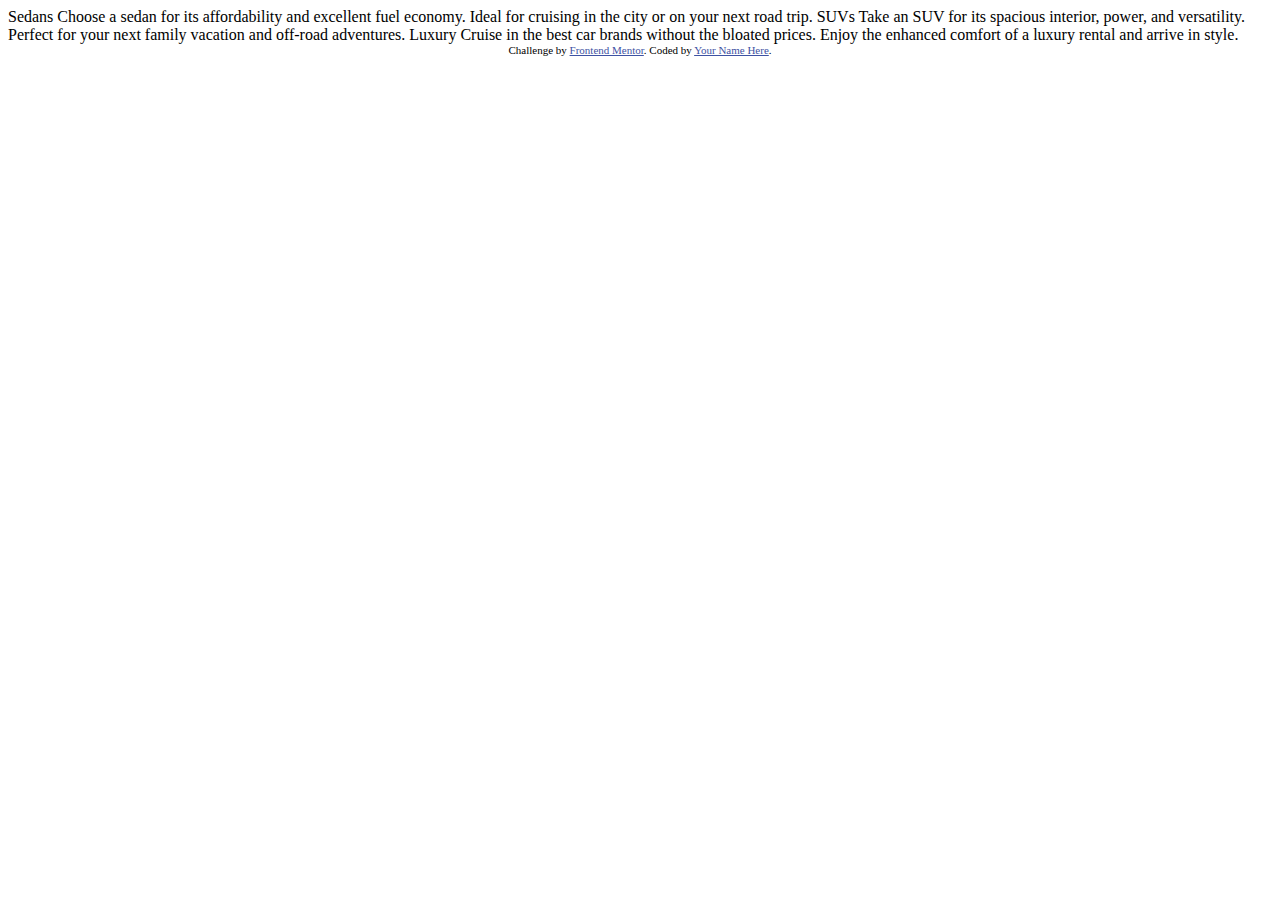
<file: 3-column-preview-card-component-main/index.html>
<!DOCTYPE html>
<html lang="en">
<head>
  <meta charset="UTF-8">
  <meta name="viewport" content="width=device-width, initial-scale=1.0"> <!-- displays site properly based on user's device -->

  <link rel="icon" type="image/png" sizes="32x32" href="./images/favicon-32x32.png">
  
  <title>Frontend Mentor | 3-column preview card component</title>

  <!-- Feel free to remove these styles or customise in your own stylesheet 👍 -->
  <style>
    .attribution { font-size: 11px; text-align: center; }
    .attribution a { color: hsl(228, 45%, 44%); }
  </style>
</head>
<body>
  
  Sedans
  Choose a sedan for its affordability and excellent fuel economy. Ideal for cruising in the city 
  or on your next road trip.

  SUVs
  Take an SUV for its spacious interior, power, and versatility. Perfect for your next family vacation 
  and off-road adventures.

  Luxury
  Cruise in the best car brands without the bloated prices. Enjoy the enhanced comfort of a luxury 
  rental and arrive in style.
  
  <div class="attribution">
    Challenge by <a href="https://www.frontendmentor.io?ref=challenge" target="_blank">Frontend Mentor</a>. 
    Coded by <a href="#">Your Name Here</a>.
  </div>
</body>
</html>
</file>
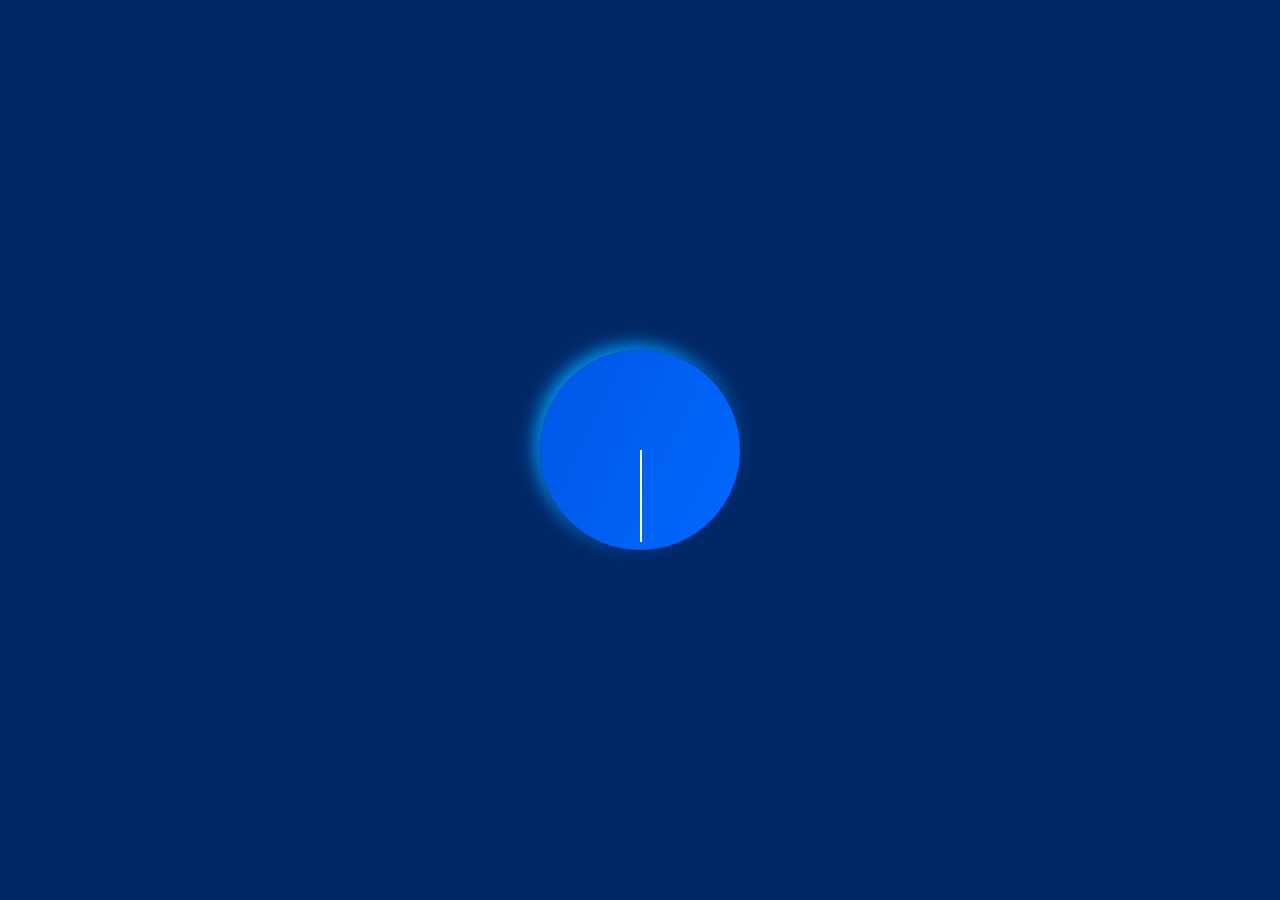
<file: CLOCK/index.html>
<!DOCTYPE html>
<html lang="en">
<head>
    <meta charset="UTF-8">
    <meta http-equiv="X-UA-Compatible" content="IE=edge">
    <meta name="viewport" content="width=device-width, initial-scale=1.0">
    <link rel="stylesheet" href="style.css">
    <title>Document</title>
</head>
<body>
    <div class="container">
        <div class="clock"></div>
    </div>
    
</body>
</html>
</file>
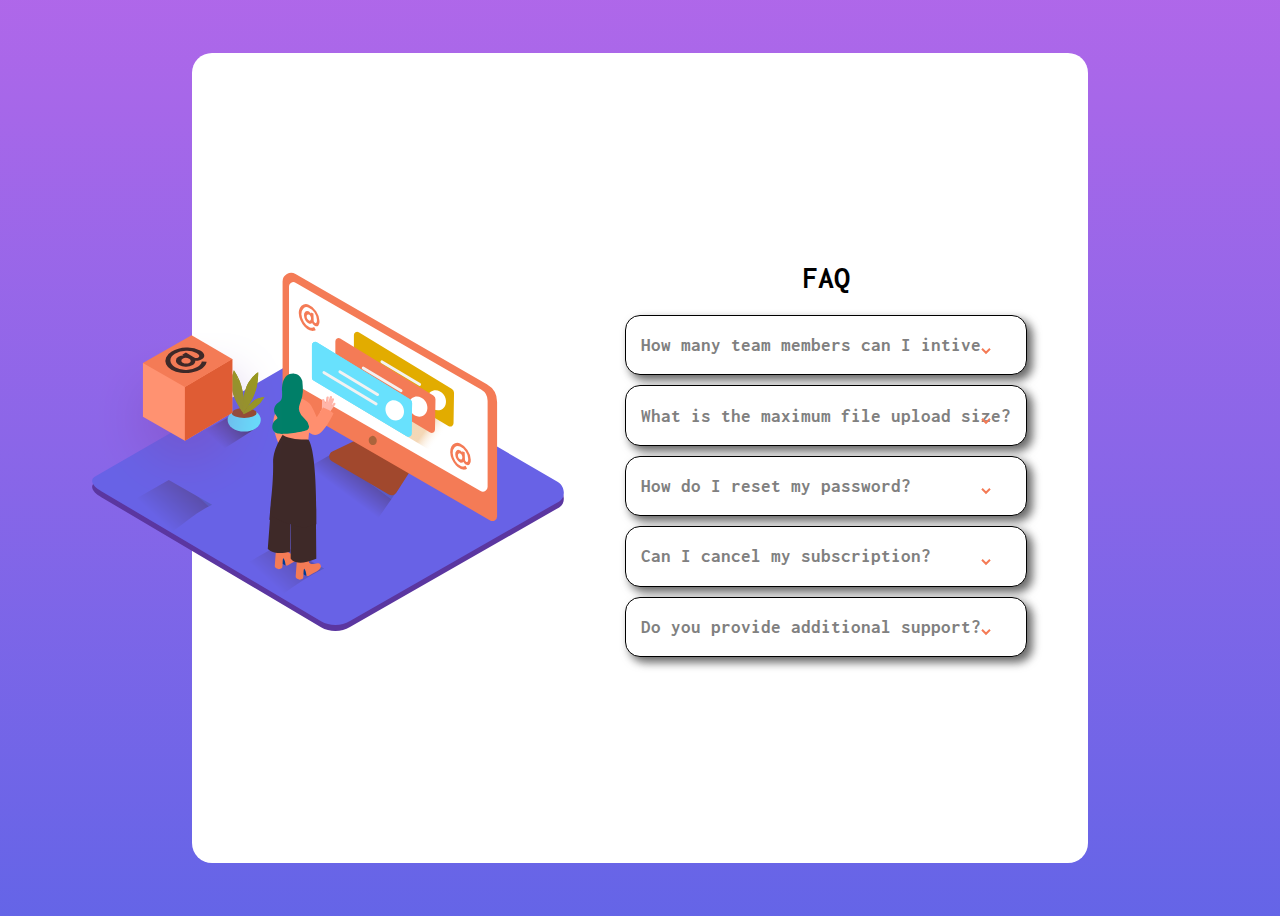
<file: faq-accordion-card-main/index.html>
<!DOCTYPE html>
<html lang="en">
  <head>
    <meta charset="UTF-8" />
    <meta http-equiv="X-UA-Compatible" content="IE=edge" />
    <meta name="viewport" content="width=device-width, initial-scale=1.0" />
    <title>Faq</title>
    <link rel="stylesheet" href="style.css" />
  </head>
  <body>
    <main class="container" id="main">
      <div class="image-content" id="images">
        <img
          class="box-image"
          src="./images/illustration-box-desktop.svg"
          alt="box"
        />
        <img
          class="woman-image"
          src="./images/illustration-woman-online-desktop.svg"
          alt="women"
        />
      </div>
      <div class="faq-content">
        <h1>FAQ</h1>
        <div class="faq-item">
          <h3 class="title">How many team members can I intive</h3>
          <p class="description">
            You can invite up to 2 additional users on the Free plan. There is
            no limit on team members for the Premium plan.
          </p>
          <button class="btn-faq">
            <img src="./images/icon-arrow-down.svg" alt="arrow-down" />
          </button>
        </div>
        <div class="faq-item">
          <h3 class="title">What is the maximum file upload size?</h3>
          <p class="description">
            No more than 2GB. All files in your account must fit your allotted
            storage space.
          </p>
          <button class="btn-faq">
            <img src="./images/icon-arrow-down.svg" alt="arrow-down" />
          </button>
        </div>
        <div class="faq-item">
          <h3 class="title">How do I reset my password?</h3>
          <p class="description">
            Click “Forgot password” from the login page or “Change password”
            from your profile page. A reset link will be emailed to you.
          </p>
          <button class="btn-faq">
            <img src="./images/icon-arrow-down.svg" alt="arrow-down" />
          </button>
        </div>
        <div class="faq-item">
          <h3 class="title">Can I cancel my subscription?</h3>
          <p class="description">
            Yes! Send us a message and we’ll process your request no questions
            asked.
          </p>
          <button class="btn-faq">
            <img src="./images/icon-arrow-down.svg" alt="arrow-down" />
          </button>
        </div>
        <div class="faq-item">
          <h3 class="title">Do you provide additional support?</h3>
          <p class="description">
            Chat and email support is available 24/7. Phone lines are open
            during normal business hours
          </p>
          <button class="btn-faq">
            <img src="./images/icon-arrow-down.svg" alt="arrow-down" />
          </button>
        </div>
      </div>
    </main>
    <script src="app.js"></script>
  </body>
</html>
</file>
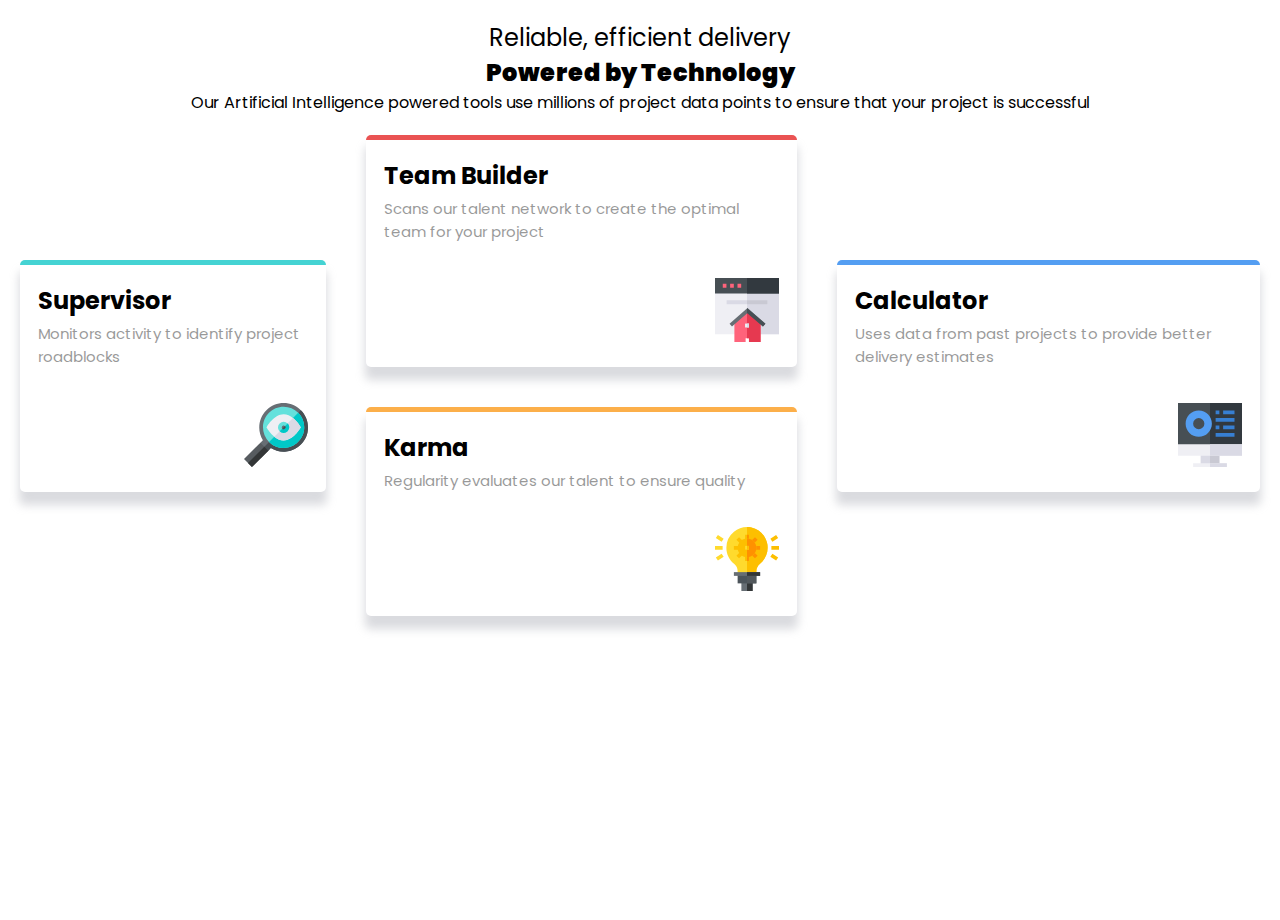
<file: four-card/index.html>
<!DOCTYPE html>
<html lang="en">
<head>
  <meta charset="UTF-8">
  <meta name="viewport" content="width=device-width, initial-scale=1.0"> 
  <link rel="stylesheet" href="style.css">
  <title>Four card feature section</title>

</head>
<body>
  <div class="content">
    <div class="top">
      <h2>Reliable, efficient delivery</h2>
        <h2>Powered by Technology</h2>
        <p>Our Artificial Intelligence powered tools use millions of    project data points 
        to ensure that your project is successful</p>
    </div>
    <div class="container">
      <div class="Supervisor box">
        <h3>Supervisor</h3>
        <p>Monitors activity to identify project roadblocks</p>
        <div class="image"><img src="./images/icon-supervisor.svg" alt="Supervisor" width="64" height="64"></div>
      </div>
      <div class="both">
        <div class="team box">
          <h3>Team Builder</h3>
          <p>Scans our talent network to create the optimal team for your project</p>
          <div class="image"><img src="./images/icon-team-builder.svg" alt="Team Builder"></div>
        </div>
        <div class="karma box">
          <h3>Karma</h3>
          <p>Regularity evaluates our talent to ensure quality</p>
          <div class="image"><img src="./images/icon-karma.svg" alt="Karma"></div>
        </div>
      </div>
      <div class="Calculator box">
        <h3>Calculator</h3>
        <p>Uses data from past projects to provide better delivery estimates</p>
        <div class="image"><img src="./images/icon-calculator.svg" alt="Calculator"></div>
      </div>
    </div>
  </div>
</body>
</html>
</file>
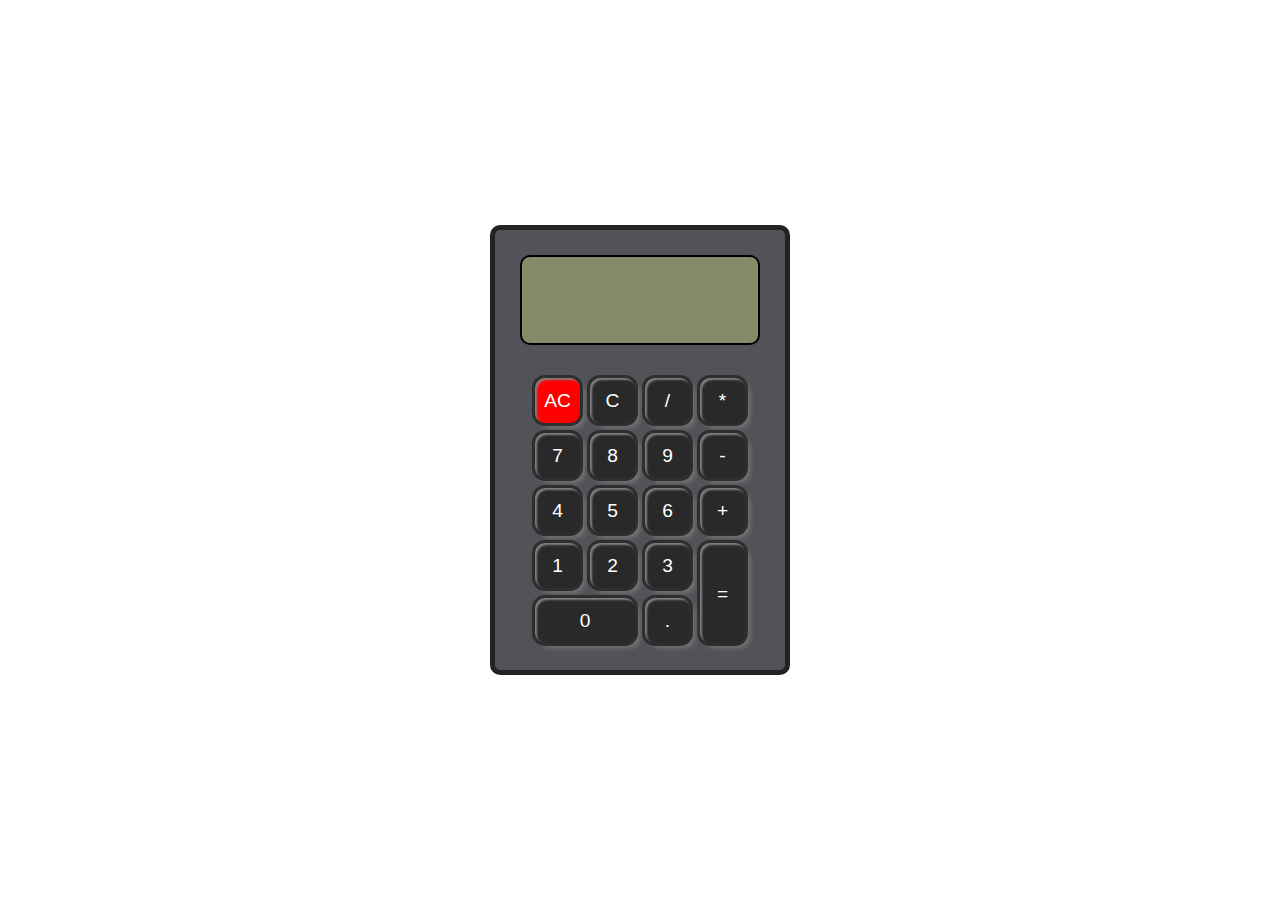
<file: hesapMakinesi/index.html>
<!DOCTYPE html>
<html lang="en">
<head>
    <meta charset="UTF-8">
    <meta http-equiv="X-UA-Compatible" content="IE=edge">
    <meta name="viewport" content="width=device-width, initial-scale=1.0">
    <title>Calculator</title>
    <link rel="stylesheet" href="style.css">
</head>
<body>
    <div class="calculator">
        <div class="screen">
            <div id="result"></div>
            <div id="operation"></div>
        </div>

        <div class="buttons">

            <div class="btn btn-ac" onclick="document.getElementById('result').innerHTML = '' ">AC</div>
            <div class="btn" onclick="document.getElementById('operation').innerHTML = '' ">C</div>
            <div class="btn" onclick="document.getElementById('operation').innerHTML += '/' ">/</div>
            <div class="btn" onclick="document.getElementById('operation').innerHTML += '*' ">*</div>
            <div class="btn" onclick="document.getElementById('operation').innerHTML += '7' ">7</div>
            <div class="btn" onclick="document.getElementById('operation').innerHTML += '8' ">8</div>
            <div class="btn" onclick="document.getElementById('operation').innerHTML += '9' ">9</div>
            <div class="btn" onclick="document.getElementById('operation').innerHTML += '-' ">-</div>
            <div class="btn" onclick="document.getElementById('operation').innerHTML += '4' ">4</div>
            <div class="btn" onclick="document.getElementById('operation').innerHTML += '5' ">5</div>
            <div class="btn" onclick="document.getElementById('operation').innerHTML += '6' ">6</div>
            <div class="btn" onclick="document.getElementById('operation').innerHTML += '+' ">+</div>
            <div class="btn" onclick="document.getElementById('operation').innerHTML += '1' ">1</div>
            <div class="btn" onclick="document.getElementById('operation').innerHTML += '2' ">2</div>
            <div class="btn" onclick="document.getElementById('operation').innerHTML += '3' ">3</div>
            <div class="btn btn-result" onclick="myFunction()">=</div>
            <div class="btn btn-0" onclick="document.getElementById('operation').innerHTML += '0' ">0</div>
            <div class="btn" onclick="document.getElementById('operation').innerHTML += '.' ">.</div>

        </div>

    </div>

    <script>

        function myFunction(){

            let x = eval(document.getElementById('operation').innerHTML);

            document.getElementById('result').innerHTML = x.toFixed(5);


        }




    </script>
    
</body>
</html>
</file>
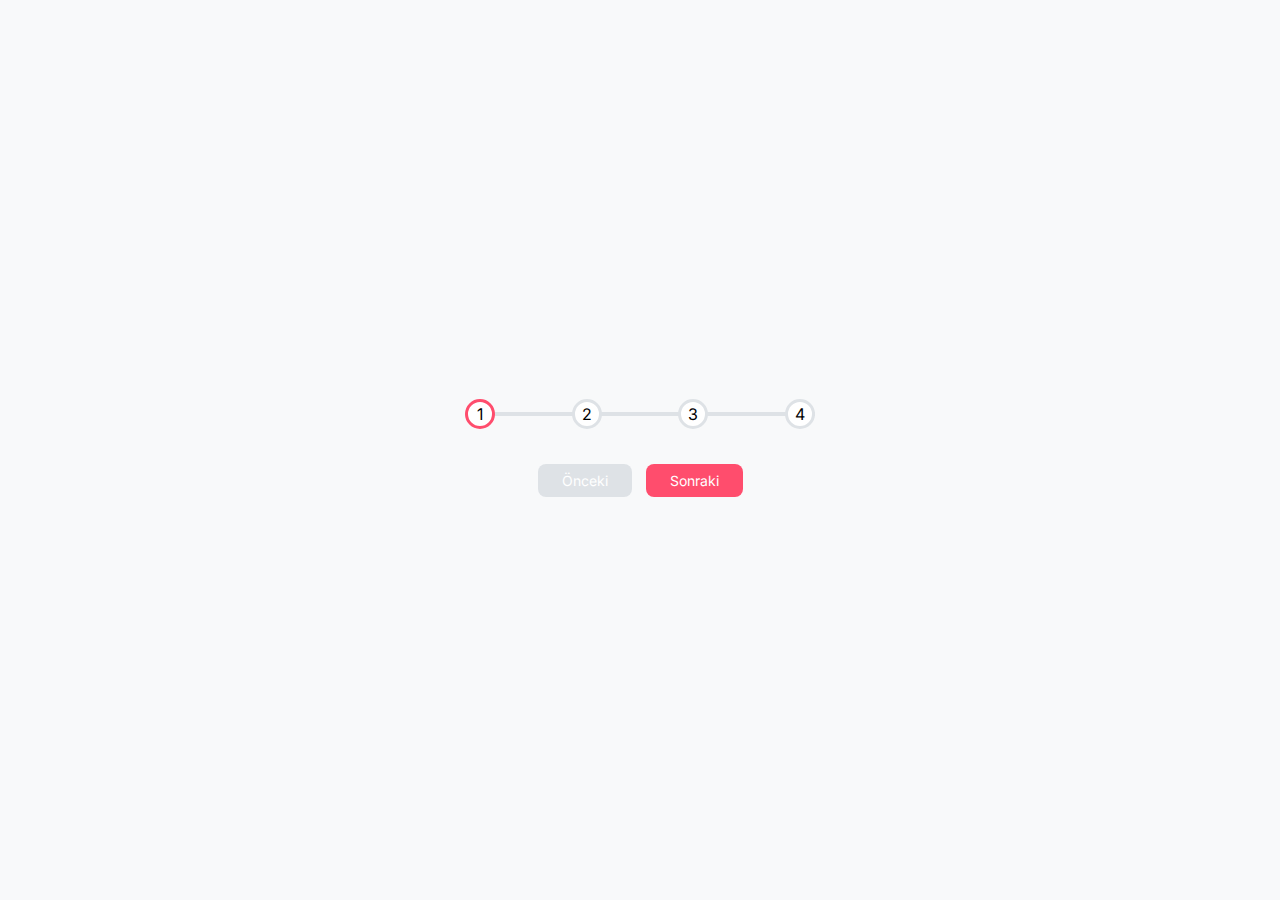
<file: İlerlemeAdımları/index.html>
<!DOCTYPE html>
<html lang="en">
<head>
    <meta charset="UTF-8">
    <meta http-equiv="X-UA-Compatible" content="IE=edge">
    <meta name="viewport" content="width=device-width, initial-scale=1.0"> 
    <link rel="stylesheet" href="style.css">
    <title>Progress Steps</title>
</head>
<body>

    <div class="container">
        <div class="progress-container">
            <div class="progress" id="progress"></div>
            <div class="circle active">1</div>
            <div class="circle">2</div>
            <div class="circle">3</div>
            <div class="circle">4</div>
        </div>
        <button class="btn" id="prev" disabled>Önceki</button>
        <button class="btn" id="next">Sonraki</button>
    </div>

    <script src="app.js"></script>
</body>
</html>
</file>
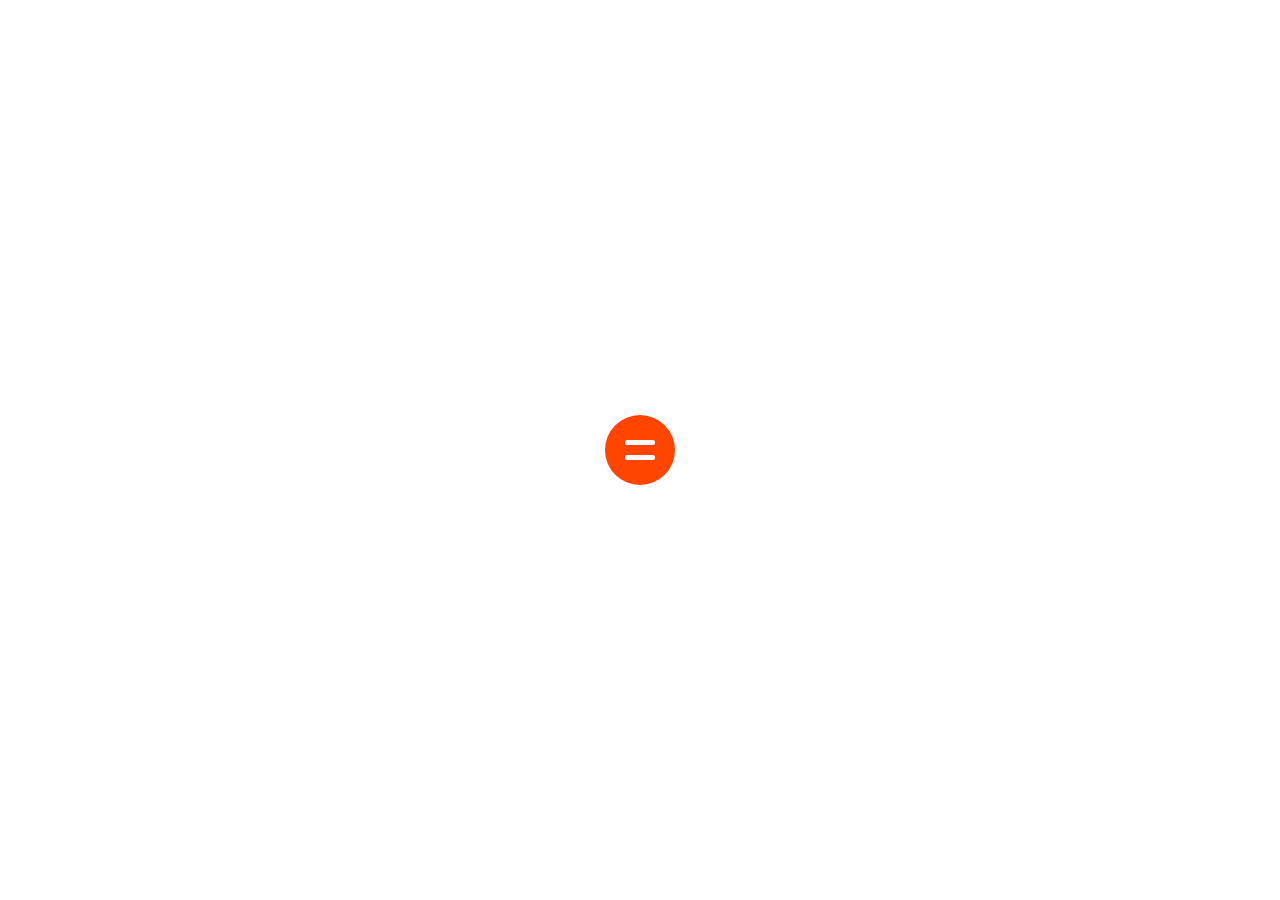
<file: navbar/index.html>
<!DOCTYPE html>
<html lang="en">
<head>
    <meta charset="UTF-8">
    <meta http-equiv="X-UA-Compatible" content="IE=edge">
    <meta name="viewport" content="width=device-width, initial-scale=1.0">
    <title>Document</title>
    <link rel="stylesheet" href="style.css">
</head>
<body>
    <div class="container">
        <input type="checkbox">
        <span></span>
        <span></span>
        <ul>
            <li>PYTHON</li>
            <li>JS</li>
            <li>HTML</li>
            <li>CSS</li>
            <li>REACT</li>
        </ul>
    </div>

</body>
</html>
</file>
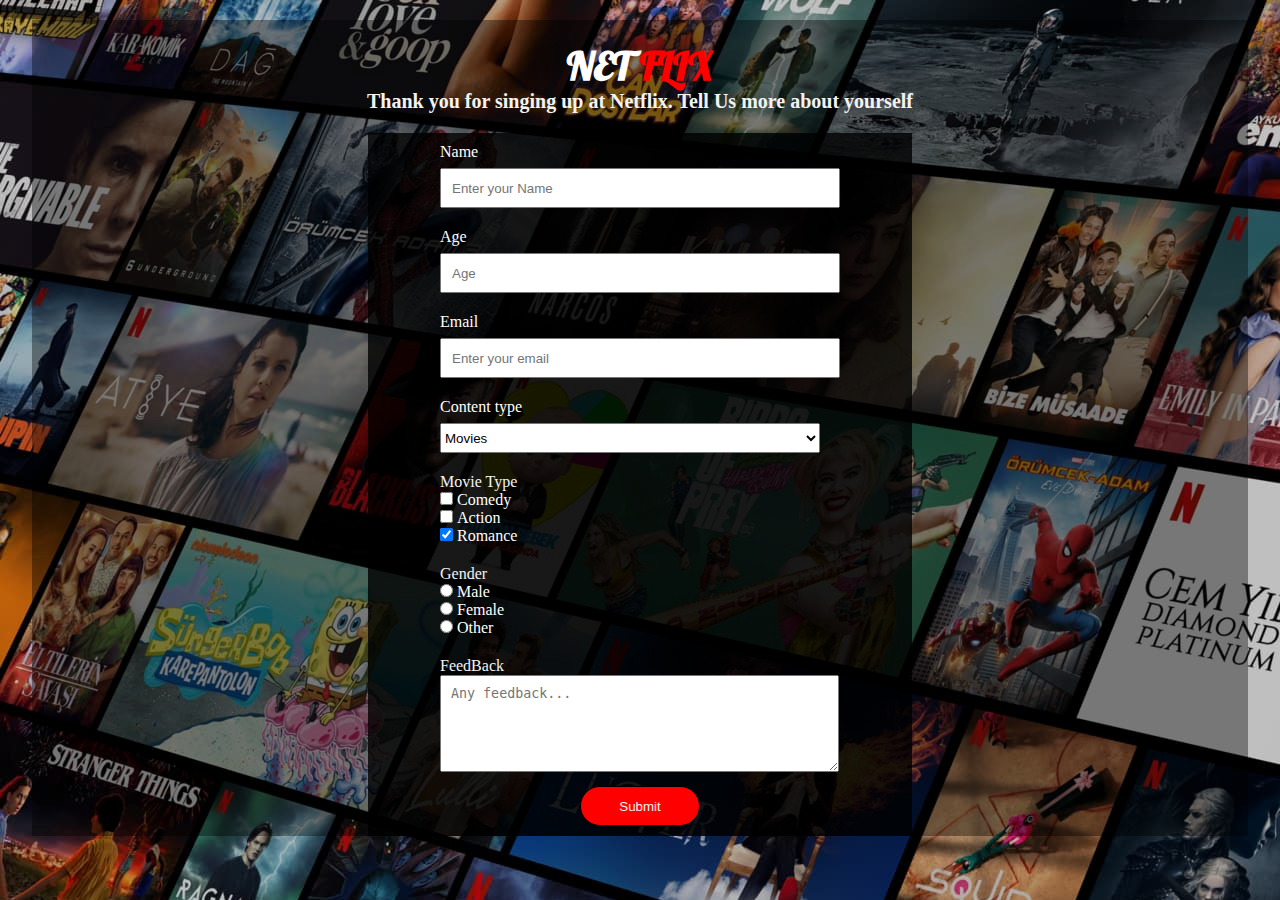
<file: netflix_project/index.html>
<!DOCTYPE html>
<html lang="en">
  <head>
    <meta charset="UTF-8" />
    <meta http-equiv="X-UA-Compatible" content="IE=edge" />
    <meta name="viewport" content="width=device-width, initial-scale=1.0" />
    <title>Netflix</title>
    <link rel="stylesheet" href="style.css" />
  </head>
  <body>
    <div class="container">
      <div class="head-class">
        <h1>NET <span>FLIX</span></h1>
        <p>Thank you for singing up at Netflix. Tell Us more about yourself</p>
      </div>
      <div class="survey-form">
        <form id="survey-form" action="#">
          <div id="name" class="info">
            <label for="name">Name</label>
            <input
              class="input"
              type="text"
              id="name"
              placeholder="Enter your Name "
              required
            />
          </div>
          <div id="age" class="info">
            <label for="age">Age</label>
            <input class="input" type="number" id="age" placeholder="Age "
            required / min="10" max="70">
          </div>
          <div id="email" class="info">
            <label for="Email">Email</label>
            <input
              class="input"
              type="email"
              id="Email"
              placeholder="Enter your email "
              required
            />
          </div>
          <div id="content-box" class="info">
            <label for="content">Content type</label>
            <select class="input" name="content" id="content">
              <option value="Movies">Movies</option>
              <option value="Series">Series</option>
              <option value="Games">Games</option>
              <option value="Cartoon">Cartoon</option>
            </select>
          </div>
          <div id="movie-box" class="info">
            <p>Movie Type</p>
            <div>
              <input type="checkbox" name="movie" id="comedy" />
              <label class="bir" for="comedy">Comedy</label>
            </div>
            <div>
              <input type="checkbox" name="movie" id="action" />
              <label class="bir" for="action">Action</label>
            </div>
            <div>
              <input type="checkbox" name="movie" id="romance" checked />
              <label class="bir" for="romance">Romance</label>
            </div>
          </div>
          <div id="gender-box" class="info">
            <p>Gender</p>
            <div>
              <input type="radio" id="male" value="male" name="gen" />
              <label class="bir" for="male">Male</label>
            </div>
            <div>
              <input type="radio" id="female" value="female" name="gen" />
              <label class="bir" for="female">Female</label>
            </div>
            <div>
              <input type="radio" id="other" value="other" name="gen" />
              <label class="bir" for="other">Other</label>
            </div>
          </div>
          <div id="feedback" class="info">
            <p>FeedBack</p>
            <textarea
              name=""
              id="arena"
              cols="45"
              rows="5"
              placeholder="Any feedback..."
            ></textarea>
          </div>
          <div class="button">
            <button class="btn" type="submit">Submit</button>
          </div>
        </form>
      </div>
    </div>
  </body>
</html>
</file>
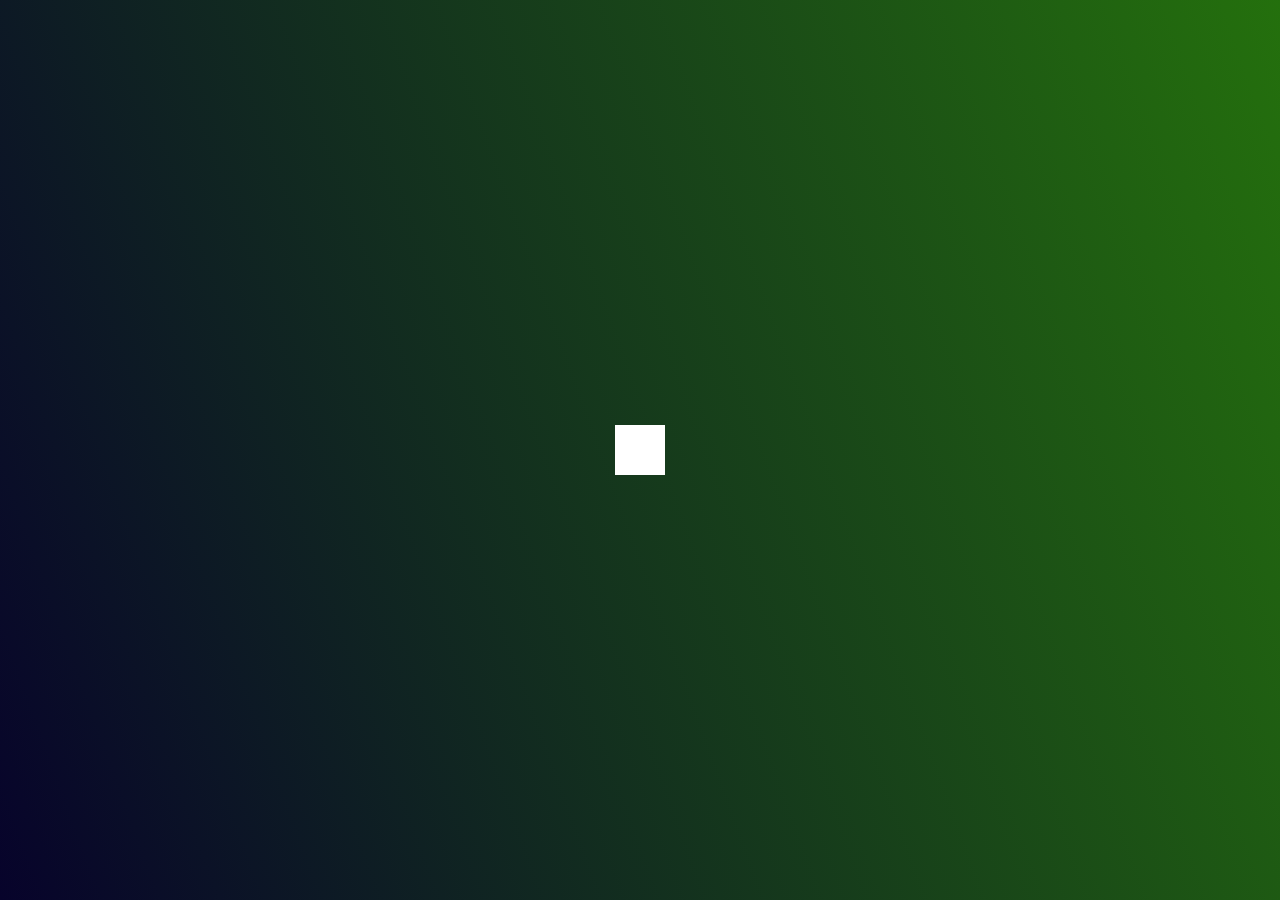
<file: Searchİnput/index.html>
<!DOCTYPE html>
<html lang="en">
  <head>
    <meta charset="UTF-8" />
    <meta http-equiv="X-UA-Compatible" content="IE=edge" />
    <meta name="viewport" content="width=device-width, initial-scale=1.0" />
    <link
      rel="stylesheet"
      href="https://cdnjs.cloudflare.com/ajax/libs/font-awesome/6.1.1/css/all.min.css"
      integrity="sha512-KfkfwYDsLkIlwQp6LFnl8zNdLGxu9YAA1QvwINks4PhcElQSvqcyVLLD9aMhXd13uQjoXtEKNosOWaZqXgel0g=="
      crossorigin="anonymous"
      referrerpolicy="no-referrer"
    />
    <link rel="stylesheet" href="style.css" />
    <title>Hidden Search</title>
  </head>
  <body>
    <div class="search">
      <!--Active-->
      <input class="input" type="text" placeholder="Hızlı Arama..." />
      <button class="btn">
        <i class="fa-brands fa-searchengin"></i>
      </button>
    </div>

    <script src="app.js"></script>
  </body>
</html>
</file>
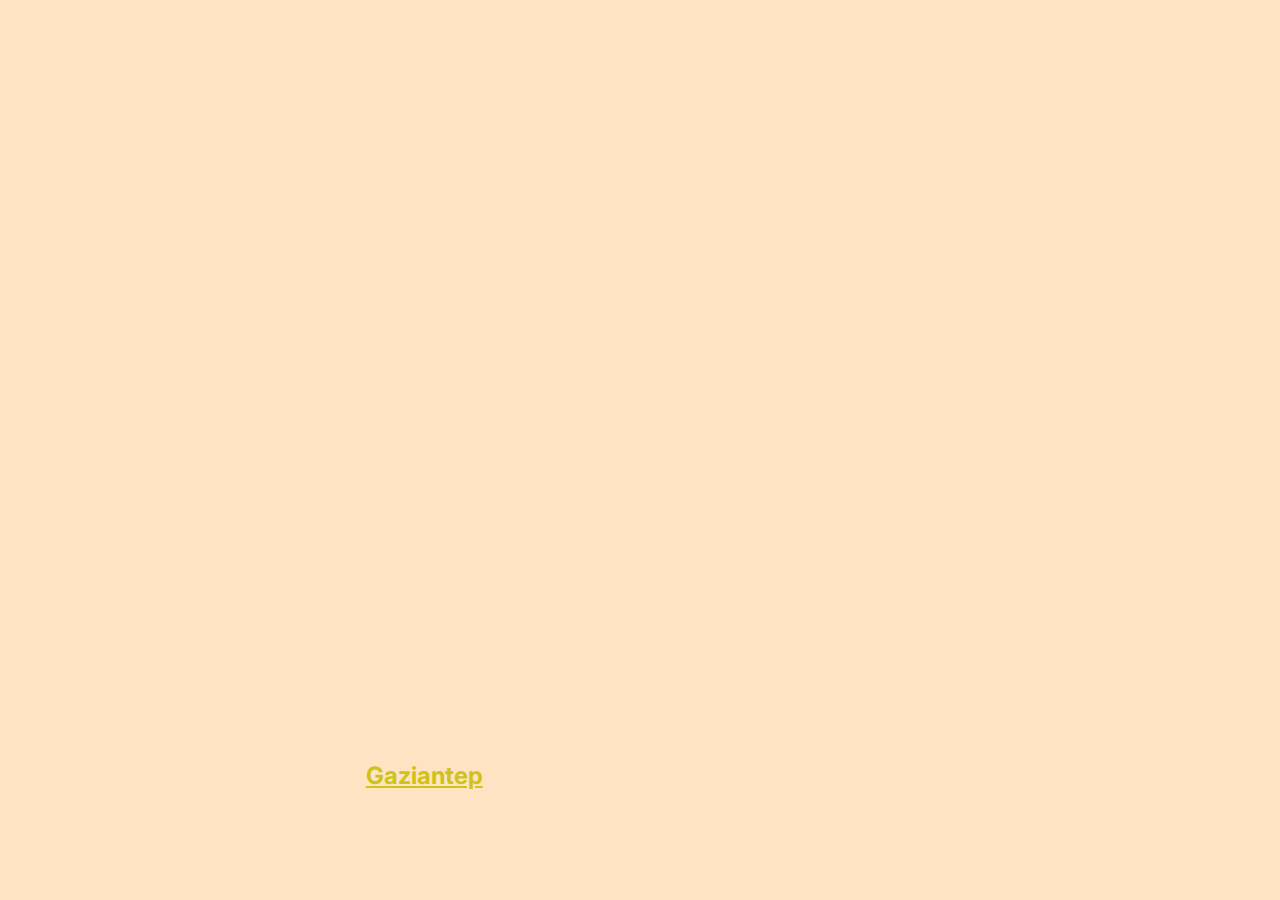
<file: SehirTanitim/index.html>
<!DOCTYPE html>
<html lang="en">
<head>
    <meta charset="UTF-8">
    <meta http-equiv="X-UA-Compatible" content="IE=edge">
    <meta name="viewport" content="width=device-width, initial-scale=1.0">
    <link rel="stylesheet" href="style.css">
    <title>Expanding Cards</title>
</head>
<body>

    <div class="container">
        <div class="panel active" style="background-image: url('https://www.gaziantep.bel.tr/uploads/2020/05/slider01_w1920_op.webp');">
            <h3>Gaziantep</h3>
        </div>
        <div class="panel" style="background-image: url('https://www.pamukkale.com.tr/images/sehirler/bursa-1.jpg');">
            <h3>Bursa</h3>
        </div>
        <div class="panel" style="background-image: url('https://imgs.platinonline.com/Documents/Platin/images/2021/03/17/17032021161593842413f89c43.jpg')">
            <h3>Mardin</h3>
        </div>
        <div class="panel" style="background-image: url('https://imgrosetta.mynet.com.tr/file/12982460/12982460-640x380.png'); ">
            <h3>İzmir   </h3>
        </div>
        <div class="panel" style="background-image: url('https://idsb.tmgrup.com.tr/ly/uploads/images/2020/04/17/thumbs/800x531/31299.jpg')">
            <h3>İstanbul</h3>
        </div>
        <div class="panel" style="background-image: url('https://staticb.yolcu360.com/blog/wp-content/uploads/2019/09/05123820/kars.jpg')">
            <h3>Kars</h3>
        </div>
        <div class="panel" style="background-image: url('https://img-s2.onedio.com/id-61e6f1493ae9fff052852af1/rev-0/w-620/f-jpg/s-d46b5754e307135142fb5fbcd44c22d42dd0a8f5.jpg')">
            <h3>Diyarbakır</h3>
        </div>
        <div class="panel" style="background-image: url('https://im.haberturk.com/2021/06/22/ver1624361235/3111775_810x458.jpg')">
            <h3>Trabzon</h3>
        </div>
    </div>

    <script src="app.js"></script>
</body>
</html>
</file>
<file: CLOCK/style.css>
*{
    margin: 0;
    padding: 0;
    box-sizing: border-box;
}

.container{
    display: flex;
    height: 100vh;
    background-color: #002766;
}
.clock{
    margin: auto;
    height: 200px;
    width: 200px;
    border-radius: 50%;
    background:linear-gradient(115deg,#0057e6,#0068ff);
    box-shadow: 5px 5px 8px #002766,
    -5px -5px 18px #009bff;
    position: relative;
}
.clock::before{
    content: "" ;
    position: absolute;
    height: calc(50% - 10px);
    top: 50%;
    left: 50%;
    border: 1px solid #fff;
    transform-origin: 100% 0%;
    animation: clock 60s infinite steps(60);
}
@keyframes clock{
    0%{
        transform: rotate(0deg);
    }
    100%{
        transform: rotate(100deg);
    }
}
</file>
<file: faq-accordion-card-main/style.css>
@import url("https://fonts.googleapis.com/css2?family=Cinzel&family=Inconsolata&display=swap");
* {
  box-sizing: border-box;
}
body {
  font-family: "Inconsolata", monospace;
  background-color: #F3F3F3;
  overflow: hidden;
  display: flex;
  justify-content: center;
  align-items: center;
  background-image: linear-gradient(
    to bottom,
    hsl(273, 75%, 66%),
    hsl(240, 73%, 65%)
  );
  height: 100vh;
}
h1 {
  text-align: center;
}
.container {
  display: flex;
  justify-content: center;
  align-items: center;
  flex-direction: row;
  background-color: white;
  height: 90vh;
  position: relative;
  width: 70vw;
  padding-bottom: 10px;
  border-radius: 20px;
}
.image-content {
  margin-left: -100px;
}
.box-image {
  position: absolute;
  top: 280px;
}
.faq-content {
  max-width: 450px;
  margin: 20px auto;
}
.faq-item {
  background-color: #fff;
  border: 1px solid black;
  border-radius: 15px;
  margin: 10px;
  padding: 0 15px;
  position: relative;
  overflow: hidden;
  box-shadow: 5px 5px 10px rgba(0, 0, 0, 0.2), 5px 5px 10px rgba(0, 0, 0, 0.5);
  transition: 0.5s ease;
}
.title {
  font-size: 1.2rem;
  color: grey;
}
.description {
  font-size: 1.4rem;
  display: none;
}
.btn-faq {
  background-color: transparent;
  border: none;
  cursor: pointer;
  display: flex;
  justify-content: center;
  align-items: center;
  font-size: 1rem;
  padding: 0;
  position: absolute;
  top: 25px;
  right: 30px;
  width: 20px;
  height: 20px;
}
.faq-item.active {
  background-color: #fff;
  box-shadow: 0 3px 6px rgba(0, 0, 0, 0.1), 0 3px 6px rgba(0, 0, 0, 0.1);
}
.faq-item.active .description {
  display: block;
}
</file>
<file: four-card/style.css>
@import url('https://fonts.googleapis.com/css2?family=Poppins:wght@200;400;600&display=swap');
* {
    margin: 0;
    padding: 0;
    box-sizing: border-box;
}
body {
    height: 100vh;
    font-family: 'Poppins', sans-serif;
}
p:not(.top p){
    font-size: 15px;
    margin-top: 4px;
    margin-bottom: 35px;
    opacity: 0.4;
}
h3 {
    font-size: 24px;
}
.top{
    text-align: center;
    margin: 20px;
}
.top h2:first-child{
    font-weight: 400;
    font-size: 24px;
}
.top h2:not(h2:first-child) {
    font-weight: 900;
}
.container {
    display: flex;
    flex-direction: column;
    width: 100%;
    padding-inline: 20px;
    gap: 40px;
    margin: 0 auto;
}
.image {
    text-align: right;
}
.Supervisor {
    border-top: 5px solid hsl(180, 62%, 55%);
}
.box {
    box-shadow: 0 3px 20px 0.5px hsla(229, 6%, 66%, 0.4);
    box-shadow: 0 12px 10px 0.5px hsla(229, 6%, 66%, 0.4);
    padding: 18px;
    border-radius: 5px;
}
.team {
    border-top:5px solid hsl(0, 78%, 62%);
    margin-bottom: 40px;
    width: 100%;
}
.karma {
    border-top: 5px solid hsl(34, 97%, 64%);
    width: 100%;
}
.Calculator {
    border-top: 5px solid hsl(212, 86%, 64%);
}
@media (min-width:800px) {
    .container{
        flex-direction: row;
        justify-content: center;
        align-items: center;
    }
}
</file>
<file: hesapMakinesi/style.css>
*{
    margin: 0;
    padding: 0;
    box-sizing: border-box;
    font-family: Arial, Helvetica, sans-serif;
}

body{
    display: grid;
    justify-content: center;
    align-items: center;
    height: 100vh;
}

.calculator{
    height: 450px;
    width: 300px;
    background-color: #525359 ;
    border: 5px solid #232323;
    border-radius: 10px;
    display: grid;
    grid-template-rows: 90px 280px ;
    gap: 25px;
    padding: 25px;
}

.screen{
    background-color: #868A6A;
    border-radius: 10px;
    border: 2px solid black;
    display: grid;
    grid-template-rows: 60% 30%;
    gap: 8%;
}

#result{
   font-size: 3rem;
   overflow: hidden;
}
#operation{
    text-align: end;
    font-size: 1.5rem;
}

.buttons{
    
    border-radius: 10px;
    display: grid;
    gap: 10px;
    grid-template-columns: 45px 45px 45px 45px;
    grid-template-rows: repeat(5, 45px);
    justify-content: center;
    align-content: center;
}

.btn{
    background-color:#292929 ;
    color: white;
    text-align: center;
    font-size: 1.2rem;
    padding-top: 12px;
    border-radius: 10px;
    box-shadow: 0 0 0 3px rgb(47, 45, 45), 5px 5px 5px rgb(119, 116, 116), inset 2px 2px 2px gray;
}

.btn:hover{
    cursor: pointer;
}

.btn:active{
    background-color: orange;
}

.btn-0{
    grid-column:1/3 ;
}

.btn-result{
    grid-area:  4/4/6/5;
    padding-top: 40px;
}

.btn-ac{
    background-color: red;
}
</file>
<file: İlerlemeAdımları/style.css>
@import url('https://fonts.googleapis.com/css2?family=Inter:wght@500&display=swap');

:root{
    --line-border-fill: #ff4d6d;
    --line-border-empty: #dee2e6;
}

*{
    box-sizing: border-box;
}

body{
    font-family: 'Inter', sans-serif;
    background-color: #f8f9fa;
    display: flex;
    align-items: center;
    justify-content: center;
    height: 100vh;
    margin: 0px;
    overflow: hidden;
}

.container{
    text-align: center;
}

.progress-container{
    display: flex;
    justify-content: space-between;
    position: relative;
    margin-bottom: 30px;
    width: 350px;
    max-width: 100%;
}

.progress-container::before{
    content: '';
    background-color: var(--line-border-empty);
    height: 4px;
    width: 100%;
    position: absolute;
    top: 50%;
    left: 0;
    transform: translateY(-50%);
    z-index: -1;
    transition: 0.4s ease;
}

.progress{
    background-color: var(--line-border-fill);
    height: 4px;
    width: 0%;
    position: absolute;
    top: 50%;
    left: 0;
    transform: translateY(-50%);
    z-index: -1;
    transition: 0.4s ease;
}

.circle{
    background-color: #fff;
    border-radius: 50%;
    height: 30px;
    width:30px;
    display: flex;
    align-items: center;
    justify-content: center;
    border: 3px solid var(--line-border-empty);
    transition: 0.4s ease;
}

.circle.active{
    border-color: var(--line-border-fill);
}

.btn{
    background-color: var(--line-border-fill);
    color: #fff;
    border: 0;
    border-radius: 8px;
    cursor: pointer;
    font-family: inherit;
    padding: 8px 24px;
    font-size: 14px;
    margin: 5px;
}
.btn:active{
    transform: scale(0.98);
}

.btn:focus{
    outline: 0;
}

.btn:disabled{
    background-color: var(--line-border-empty);
}
</file>
<file: navbar/style.css>
*{
    margin: 0;
    padding: 0;
    box-sizing: border-box;
}

body{
    height: 100vh;
    display: flex;
    justify-content: center;
    align-items: center;
}

.container{
    display: flex;
    justify-content: center;
    align-items: center;
    background-color: orangered;
    border-radius: 50px;
    overflow: hidden;
    padding: 10px;
    position: relative;
}

ul{
    display: flex;
    justify-content: space-around;
    overflow: hidden;
    width: 0;
    list-style-type: none ;
    transition: 1s ease;
}

li{
    margin: 0 10px;
    color: white;
}

input{
    width: 50px;
    height: 50px;
    opacity: 0;
    cursor: pointer;
    z-index: 999;
}

input:checked ~ ul{
    width: 350px; 
}

span{
    width: 30px;
    height: 5px;
    background-color: white;
    border-radius: 2px;
    position: absolute;
    left: 20px;
    /* pointer-events: none; */
    transition: 0.5s ease;
}

span:nth-child(3){
    top: 25px; 
}

span:nth-child(2){
    top: 40px;
}

input:checked ~ span:nth-child(3){
    top: 32px;
    left: 20px;
    transform: rotate(45deg);
    background-color: darkgreen;
}

input:checked ~ span:nth-child(2){
    top: 32px;
    left: 20px;
    transform: rotate(-45deg);
    background-color: darkgreen;
}
</file>
<file: netflix_project/style.css>
@import url("https://fonts.googleapis.com/css2?family=Indie+Flower&family=Lobster&family=Shizuru&display=swap");
* {
  margin: 0;
  padding: 0;
  box-sizing: border-box;
}
body {
  background-image: url(images/background_image.jpg);
}
.head-class {
  text-align: center;
  margin: 10px;
  padding: 10px;
}
.head-class p {
  font-weight: bolder;
  font-size: 20px;
}
h1 {
  font-family: "Lobster", cursive;
  color: white;
  font-size: 40px;
}
span {
  color: red;
}
.container {
  background-color: rgba(0, 0, 0, 0.375);
  width: 95%;
  margin: 20px auto;
  display: flex;
  justify-content: center;
  align-items: center;
  flex-direction: column;
}
.survey-form {
  width: 34rem;
  background-color: rgba(0, 0, 0, 0.8);
  display: flex;
  justify-content: center;
  align-items: center;
  margin: auto;
}
label {
  color: white;
  display: block;
}
p {
  color: #F3F3F3;
}
.bir {
  display: inline-block;
}
.info {
  padding: 10px;
}
textarea {
  padding: 10px;
}
.input {
  margin-top: 7px;
  width: 400px;
  height: 40px;
}
#content-box select {
  width: 380px;
  height: 30px;
}
input {
  padding-left: 10px;
}
.btn {
  background-color: red;
  color: #F3F3F3;
  width: 120px;
  height: 40px;
  border-radius: 20px;
  border: 1px solid black;
  margin-bottom: 10px;
}
.button {
  text-align: center;
}
</file>
<file: Searchİnput/style.css>
@import url('https://fonts.googleapis.com/css2?family=Titillium+Web:wght@200&display=swap');
* {
  box-sizing: border-box;
}

body {
  font-family: 'Inter', sans-serif;
  background-image: linear-gradient(70deg, #07032b, #24700d);
  display: flex;
  justify-content: center;
  align-items: center;
  height: 100vh;
  margin: 0;
  overflow: hidden;
}

.search {
  position: relative;
  height: 50px;
}

.search .input {
  font-family: inherit;
  background-color: #fff;
  border: 0;
  font-size: 16px;
  padding: 15px;
  height: 50px;
  width: 50px;
  transition: width 0.3s ease;
}

.btn {
  background-color: #fff;
  color: #000000;
  border: none;
  cursor: pointer;
  font-size: 24px;
  position: absolute;
  top: 0;
  left: 0;
  height: 50px;
  width: 50px;
  transition: transform 0.3s ease;
}

.input:focus,
.btn:focus {
  outline: none;
}

.search.active .input {
  width: 200px;
}

.search.active .btn {
  transform: translateX(198px);
}
</file>
<file: SehirTanitim/style.css>
@import url('https://fonts.googleapis.com/css2?family=Herr+Von+Muellerhoff&family=Inter:wght@700&display=swap');

*{
    box-sizing: border-box;
}

h3{
    color: rgb(207, 195, 24);
}

body{
    background-color: bisque;
    font-family: 'Inter', sans-serif;
    display: flex;
    align-items: center;
    justify-content: center;
    height: 100vh;
    margin: 0;
    overflow: hidden;
}

.container {
    display: flex;
    width: 90vw;
  }

.panel{
      background-size: auto 100%;
      background-position: center;
      background-repeat: no-repeat;
      height: 80vh;
      border-radius: 50px;
      cursor: pointer;
      flex: 0.5;
      margin: 10px;
      position: relative;
      transition: flex 0.7s ease-in;
  }

.panel h3{
    font-size: 24px;
    position: absolute;
    bottom: 20px;
    left: 50%;
    margin: 0px;
    opacity: 0;
}

.panel.active{
    flex: 5;
}

.panel.active h3 {
    text-decoration: underline;
    opacity: 1;
    transition: opacity 0.3s ease-in 0.4s;
}

@media (max-width: 600px){
    .container{
        width: 100vw;
    }

    .panel:nth-of-type(4),.panel:nth-of-type(8){
        display: none;
    }
}
</file>
